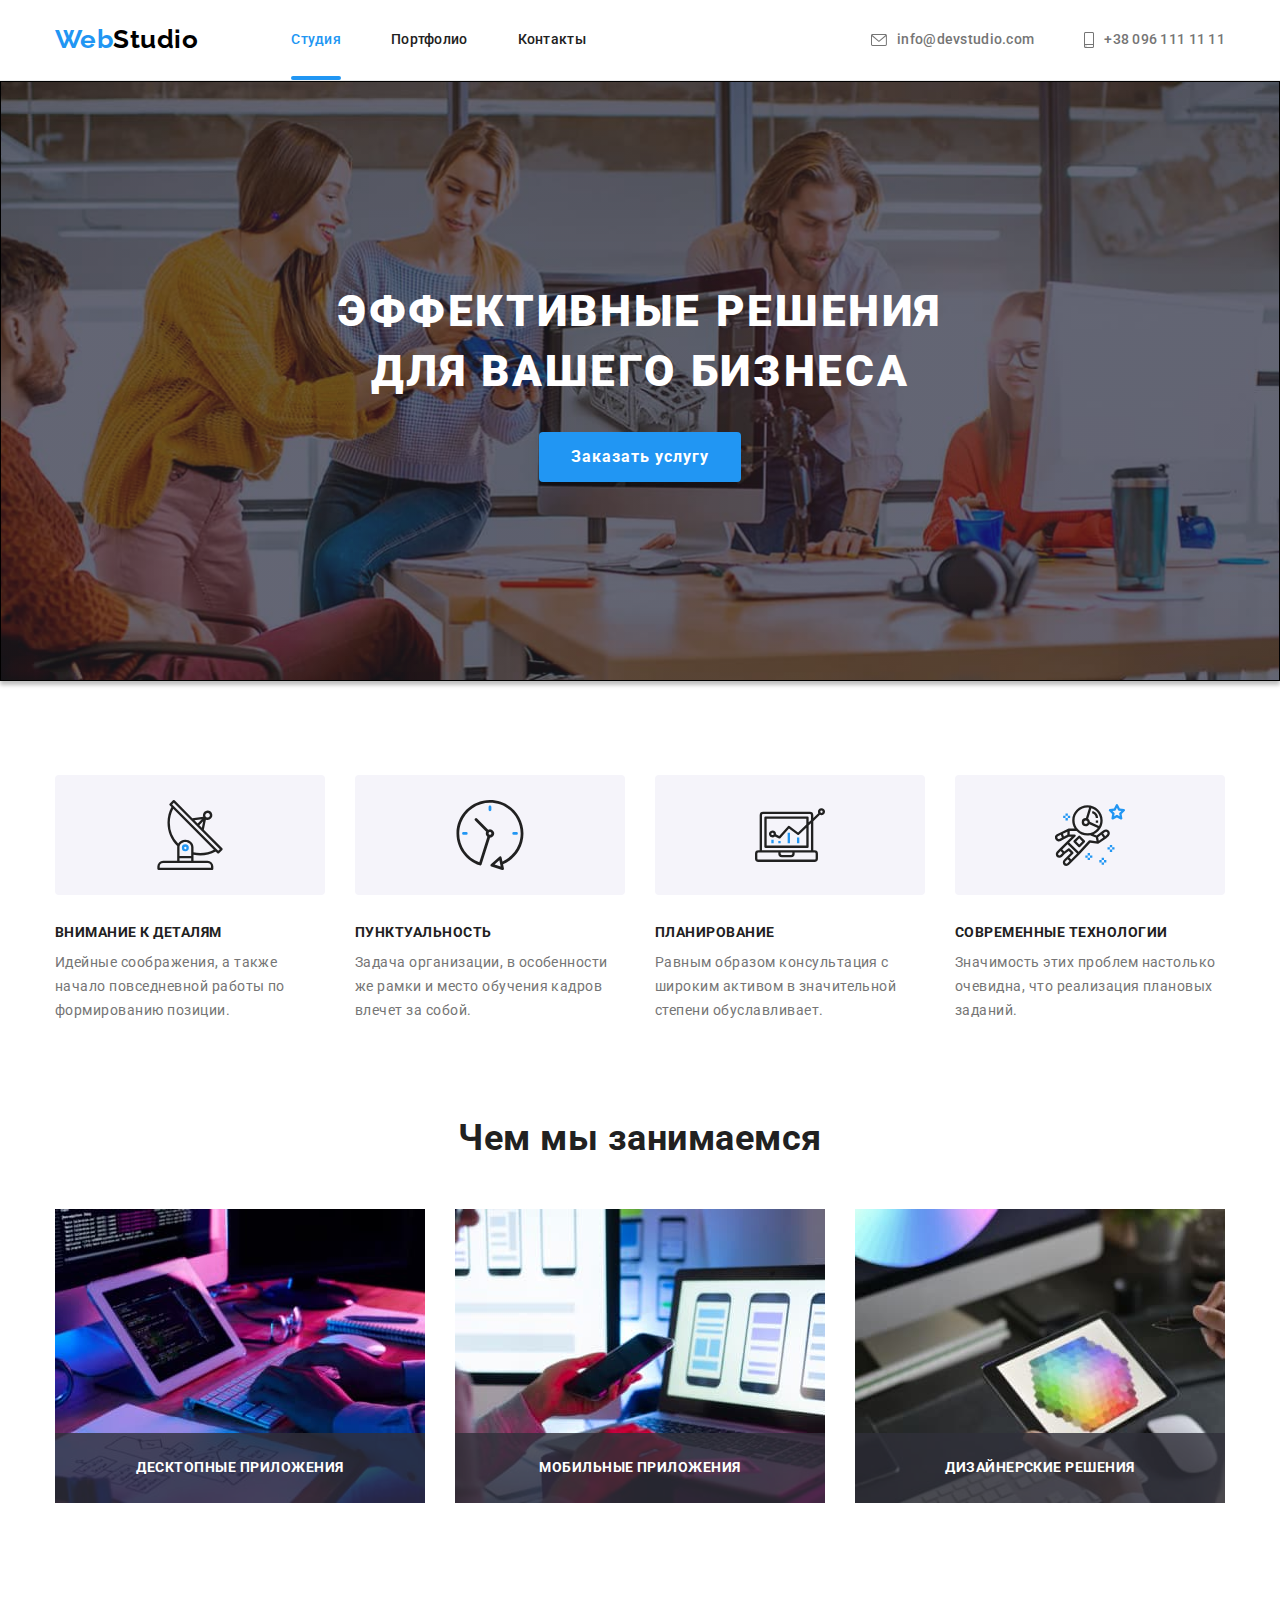
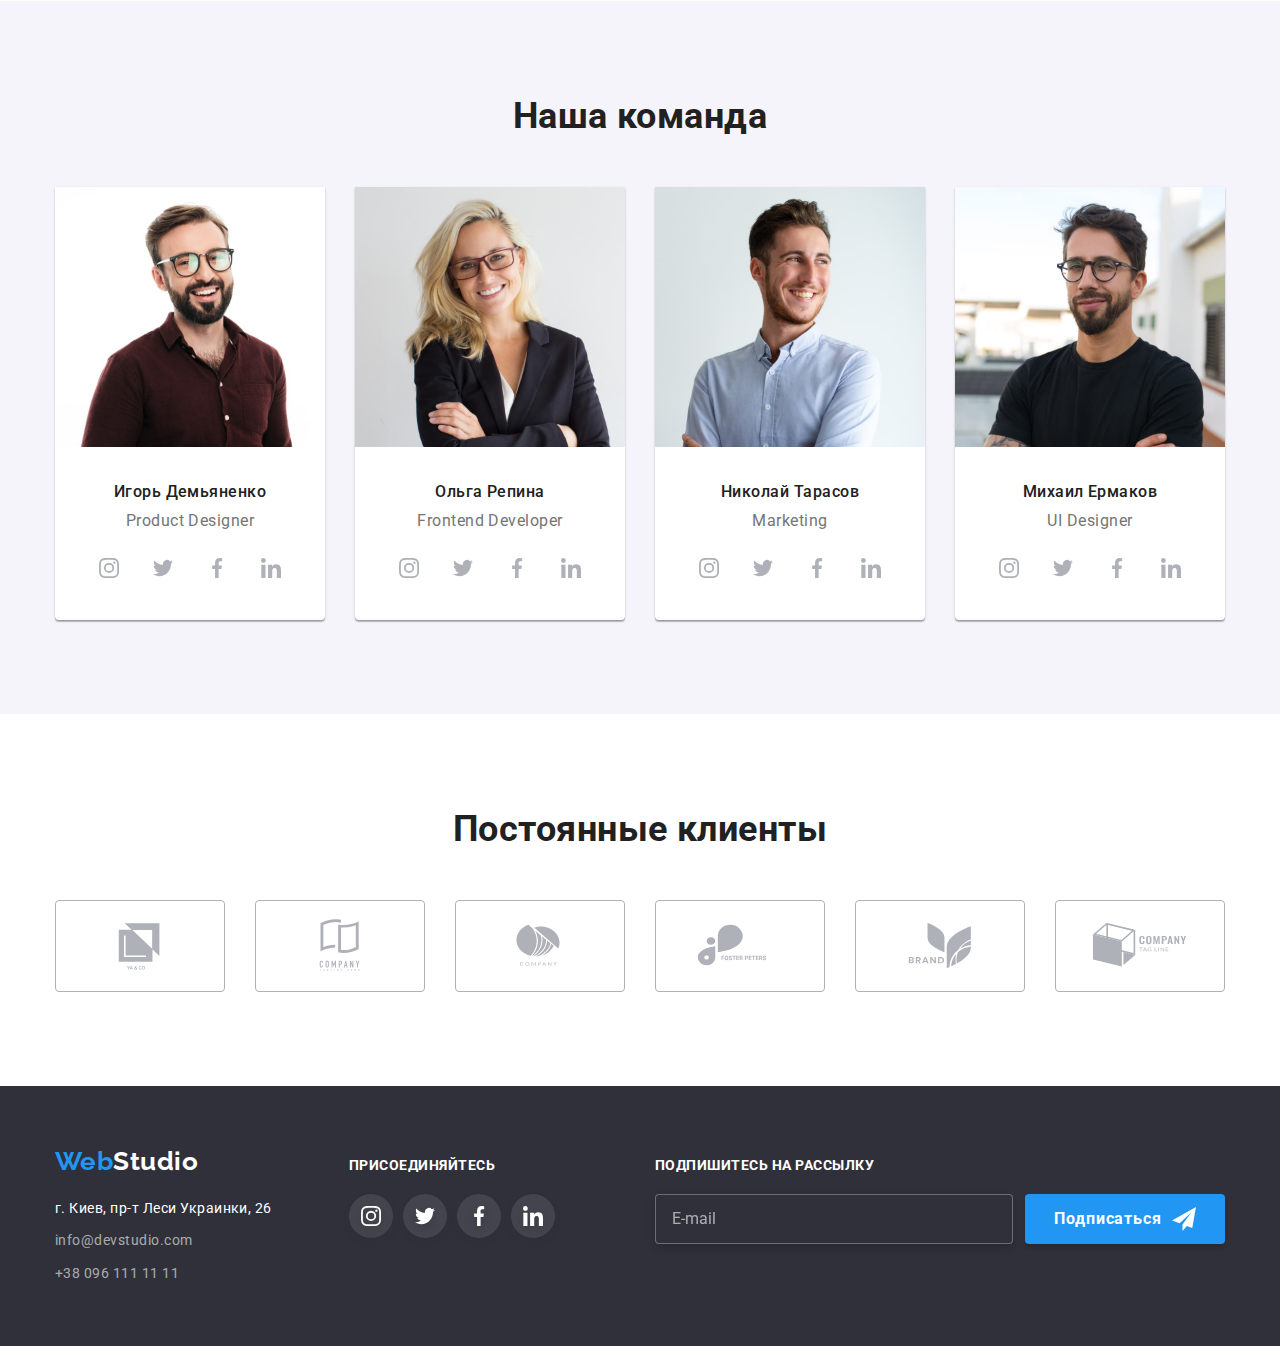
<file: index.html>
<!DOCTYPE html>
<html lang="ru">
  <head>
    <meta charset="UTF-8" />
    <meta http-equiv="X-UA-Compatible" content="IE=edge" />
    <meta name="viewport" content="width=device-width, initial-scale=1.0" />
    <title>Студия</title>
    <link
      href="https://fonts.googleapis.com/css2?family=Raleway:wght@700&family=Roboto:wght@400;500;700;900&display=swap"
      rel="stylesheet"
    />
    <link
      rel="stylesheet"
      href="https://cdnjs.cloudflare.com/ajax/libs/modern-normalize/1.1.0/modern-normalize.min.css"
    />
    <link rel="stylesheet" href="./css/styles.css" />
  </head>
  <body>
    <!--Шапка сайту-->
    <header class="page-header">
      <div class="container container-header">
        <nav class="main-nav">
          <a href="./index.html" class="logo-header"
            ><span class="logo-web">Web</span>Studio</a
          >
          <ul class="site-nav list">
            <li class="item">
              <a href="./index.html" class="link current">Студия</a>
            </li>
            <li class="item">
              <a href="./portfolio.html" class="link">Портфолио</a>
            </li>
            <li class="item"><a href="" class="link">Контакты</a></li>
          </ul>
        </nav>

        <ul class="contacts-header list">
          <li class="item">
            <a href="mailto:info@devstudio.com" class="mail">
              <svg class="icon">
                <use href="./images/icons.svg#icon-envelope"></use>
              </svg>
              info@devstudio.com</a
            >
          </li>
          <li class="item">
            <a href="tel:+380961111111" class="tel">
              <svg class="icon">
                <use href="./images/icons.svg#icon-smartphone"></use>
              </svg>
              +38 096 111 11 11</a
            >
          </li>
        </ul>
      </div>
    </header>
    <!--Main-->
    <main>
      <!--Герой-->
      <section class="hero">
        <h1 class="hero-title">Эффективные решения <br />для вашего бизнеса</h1>
        <button type="button" class="button" data-modal-open>
          Заказать услугу
        </button>
      </section>

      <!--Особливості компанії -->
      <section class="section">
        <div class="container">
          <!--Прихований заголовок-->
          <h2 class="visually-hidden">Наши особенности</h2>
          <ul class="features list">
            <li class="item">
              <div class="feature-icon-wrap">
                <svg class="feature-icon">
                  <use href="./images/icons.svg#icon-antenna"></use>
                </svg>
              </div>
              <h3 class="title">Внимание к деталям</h3>
              <p class="text">
                Идейные соображения, а также начало повседневной работы по
                формированию позиции.
              </p>
            </li>
            <li class="item">
              <div class="feature-icon-wrap">
                <svg class="feature-icon">
                  <use href="./images/icons.svg#icon-clock"></use>
                </svg>
              </div>
              <h3 class="title">Пунктуальность</h3>
              <p class="text">
                Задача организации, в особенности же рамки и место обучения
                кадров влечет за собой.
              </p>
            </li>
            <li class="item">
              <div class="feature-icon-wrap">
                <svg class="feature-icon">
                  <use href="./images/icons.svg#icon-diagram"></use>
                </svg>
              </div>
              <h3 class="title">Планирование</h3>
              <p class="text">
                Равным образом консультация с широким активом в значительной
                степени обуславливает.
              </p>
            </li>
            <li class="item">
              <div class="feature-icon-wrap">
                <svg class="feature-icon">
                  <use href="./images/icons.svg#icon-astronaut"></use>
                </svg>
              </div>
              <h3 class="title">Современные технологии</h3>
              <p class="text">
                Значимость этих проблем настолько очевидна, что реализация
                плановых заданий.
              </p>
            </li>
          </ul>
        </div>
      </section>

      <!--Чим займається компанія-->
      <section class="section no-padding-top">
        <div class="container">
          <h2 class="section-title">Чем мы занимаемся</h2>
          <ul class="activities-list list">
            <li class="item">
              <img
                src="./images/box1.jpg"
                alt="Разработчик пишет код на компьютере"
                width="370"
              />
              <span class="caption">Десктопные приложения</span>
            </li>
            <li class="item">
              <img
                src="./images/box2.jpg"
                alt="Разработчик пишет код для мобильных приложений"
                width="370"
              />
              <span class="caption">Мобильные приложения</span>
            </li>
            <li class="item">
              <img
                src="./images/box3.jpg"
                alt="Дизайнер рисует на планшете"
                width="370"
              />
              <span class="caption">Дизайнерские решения</span>
            </li>
          </ul>
        </div>
      </section>

      <!--Наша команда-->
      <section class="section our-team">
        <div class="container">
          <h2 class="section-title">Наша команда</h2>
          <ul class="team-list list">
            <li class="item">
              <img
                src="./images/igor.jpg"
                alt="Мужчина-шатен с бородой, в очках, в бордовой рубашке"
                width="270"
              />
              <h3 class="title">Игорь Демьяненко</h3>
              <p class="text" lang="en">Product Designer</p>
              <ul class="team-social-list list">
                <li class="item">
                  <a href="" class="instagram-link">
                    <svg class="instagram-icon">
                      <use href="./images/icons.svg#icon-instagram"></use>
                    </svg>
                  </a>
                </li>
                <li class="item">
                  <a href="" class="twitter-link">
                    <svg class="twitter-icon">
                      <use href="./images/icons.svg#icon-twitter"></use>
                    </svg>
                  </a>
                </li>
                <li class="item">
                  <a href="" class="facebook-link">
                    <svg class="facebook-icon">
                      <use href="./images/icons.svg#icon-facebook"></use>
                    </svg>
                  </a>
                </li>
                <li class="item">
                  <a href="" class="linkedin-link">
                    <svg class="linkedin-icon">
                      <use href="./images/icons.svg#icon-linkedin"></use>
                    </svg>
                  </a>
                </li>
              </ul>
            </li>
            <li class="item">
              <img
                src="./images/olga.jpg"
                alt="Женщина-блондинка в очках, в черном пиджаке"
                width="270"
              />
              <h3 class="title">Ольга Репина</h3>
              <p class="text" lang="en">Frontend Developer</p>
              <ul class="team-social-list list">
                <li class="item">
                  <a href="" class="instagram-link">
                    <svg class="instagram-icon">
                      <use href="./images/icons.svg#icon-instagram"></use>
                    </svg>
                  </a>
                </li>
                <li class="item">
                  <a href="" class="twitter-link">
                    <svg class="twitter-icon">
                      <use href="./images/icons.svg#icon-twitter"></use>
                    </svg>
                  </a>
                </li>
                <li class="item">
                  <a href="" class="facebook-link">
                    <svg class="facebook-icon">
                      <use href="./images/icons.svg#icon-facebook"></use>
                    </svg>
                  </a>
                </li>
                <li class="item">
                  <a href="" class="linkedin-link">
                    <svg class="linkedin-icon">
                      <use href="./images/icons.svg#icon-linkedin"></use>
                    </svg>
                  </a>
                </li>
              </ul>
            </li>
            <li class="item">
              <img
                src="./images/nikolai.jpg"
                alt="Мужчина-шатен с бородой, в голубой рубашке"
                width="270"
              />
              <h3 class="title">Николай Тарасов</h3>
              <p class="text" lang="en">Marketing</p>
              <ul class="team-social-list list">
                <li class="item">
                  <a href="" class="instagram-link">
                    <svg class="instagram-icon">
                      <use href="./images/icons.svg#icon-instagram"></use>
                    </svg>
                  </a>
                </li>
                <li class="item">
                  <a href="" class="twitter-link">
                    <svg class="twitter-icon">
                      <use href="./images/icons.svg#icon-twitter"></use>
                    </svg>
                  </a>
                </li>
                <li class="item">
                  <a href="" class="facebook-link">
                    <svg class="facebook-icon">
                      <use href="./images/icons.svg#icon-facebook"></use>
                    </svg>
                  </a>
                </li>
                <li class="item">
                  <a href="" class="linkedin-link">
                    <svg class="linkedin-icon">
                      <use href="./images/icons.svg#icon-linkedin"></use>
                    </svg>
                  </a>
                </li>
              </ul>
            </li>
            <li class="item">
              <img
                src="./images/michael.jpg"
                alt="Мужчина-шатен с бородой, в очках, в черной футболке"
                width="270"
              />
              <h3 class="title">Михаил Ермаков</h3>
              <p class="text" lang="en">UI Designer</p>
              <ul class="team-social-list list">
                <li class="item">
                  <a href="" class="instagram-link">
                    <svg class="instagram-icon">
                      <use href="./images/icons.svg#icon-instagram"></use>
                    </svg>
                  </a>
                </li>
                <li class="item">
                  <a href="" class="twitter-link">
                    <svg class="twitter-icon">
                      <use href="./images/icons.svg#icon-twitter"></use>
                    </svg>
                  </a>
                </li>
                <li class="item">
                  <a href="" class="facebook-link">
                    <svg class="facebook-icon">
                      <use href="./images/icons.svg#icon-facebook"></use>
                    </svg>
                  </a>
                </li>
                <li class="item">
                  <a href="" class="linkedin-link">
                    <svg class="linkedin-icon">
                      <use href="./images/icons.svg#icon-linkedin"></use>
                    </svg>
                  </a>
                </li>
              </ul>
            </li>
          </ul>
        </div>
      </section>

      <!-- Постійні клієнти -->
      <section class="section">
        <div class="container">
          <h2 class="section-title">Постоянные клиенты</h2>
          <ul class="client-list list">
            <li class="client">
              <a href="" class="client-link">
                <svg class="client-icon">
                  <use href="./images/icons.svg#icon-client-1"></use>
                </svg>
              </a>
            </li>
            <li class="client">
              <a href="" class="client-link">
                <svg class="client-icon">
                  <use href="./images/icons.svg#icon-client-2"></use>
                </svg>
              </a>
            </li>
            <li class="client">
              <a href="" class="client-link">
                <svg class="client-icon">
                  <use href="./images/icons.svg#icon-client-3"></use>
                </svg>
              </a>
            </li>
            <li class="client">
              <a href="" class="client-link">
                <svg class="client-icon">
                  <use href="./images/icons.svg#icon-client-4"></use>
                </svg>
              </a>
            </li>
            <li class="client">
              <a href="" class="client-link">
                <svg class="client-icon">
                  <use href="./images/icons.svg#icon-client-5"></use>
                </svg>
              </a>
            </li>
            <li class="client">
              <a href="" class="client-link">
                <svg class="client-icon">
                  <use href="./images/icons.svg#icon-client-6"></use>
                </svg>
              </a>
            </li>
          </ul>
        </div>
      </section>
    </main>
    <!--Footer-->
    <footer class="footer">
      <div class="container container-footer">
        <div class="footer-wrap-address">
          <a href="./index.html" class="logo-footer"
            ><span class="logo-web">Web</span>Studio</a
          >

          <address class="address">г. Киев, пр-т Леси Украинки, 26</address>

          <ul class="contacts-footer list">
            <li>
              <a href="mailto:info@devstudio.com" class="mail"
                >info@devstudio.com</a
              >
            </li>
            <li>
              <a href="tel:+380961111111" class="tel">+38 096 111 11 11</a>
            </li>
          </ul>
        </div>

        <!-- Join Us -->

        <div class="footer-wrap-socials">
          <b class="call-to-action">Присоединяйтесь</b>
          <ul class="footer-social-list list">
            <li class="item">
              <a href="" class="instagram-link">
                <svg class="instagram-icon">
                  <use href="./images/icons.svg#icon-instagram"></use>
                </svg>
              </a>
            </li>
            <li class="item">
              <a href="" class="twitter-link">
                <svg class="twitter-icon">
                  <use href="./images/icons.svg#icon-twitter"></use>
                </svg>
              </a>
            </li>
            <li class="item">
              <a href="" class="facebook-link">
                <svg class="facebook-icon">
                  <use href="./images/icons.svg#icon-facebook"></use>
                </svg>
              </a>
            </li>
            <li class="item">
              <a href="" class="linkedin-link">
                <svg class="linkedin-icon">
                  <use href="./images/icons.svg#icon-linkedin"></use>
                </svg>
              </a>
            </li>
          </ul>
        </div>

        <!-- Subscribe To -->

        <div class="footer-wrap-form">
          <b class="call-to-action">Подпишитесь на рассылку</b>
          <form class="footer-form">
            <div class="form-field">
              <label class="form-label">
                <span class="visually-hidden">E-mail</span>
                <input type="email" name="mail" placeholder="E-mail" />
              </label>
            </div>

            <button type="submit" class="submit-button">
              Подписаться
              <svg class="icon-send">
                <use href="./images/icons.svg#icon-send"></use>
              </svg>
            </button>
          </form>
        </div>
      </div>
    </footer>

    <!-- Modal -->
    <div class="backdrop is-hidden" data-modal>
      <div class="modal">
        <form class="form">
          <h2 class="form-title">Оставьте свои данные, мы вам перезвоним</h2>
          <div class="form-field">
            <label class="form-label" for="name">Имя</label>
            <div class="input-field">
              <input type="text" name="name" id="name" />
              <svg class="icon-person">
                <use href="./images/icons.svg#icon-person"></use>
              </svg>
            </div>
          </div>
          <div class="form-field">
            <label class="form-label" for="tel">Телефон</label>
            <div class="input-field">
              <input type="tel" name="tel" id="tel" />
              <svg class="icon-phone">
                <use href="./images/icons.svg#icon-phone"></use>
              </svg>
            </div>
          </div>
          <div class="form-field">
            <label class="form-label" for="mail">Почта</label>
            <div class="input-field">
              <input type="email" name="mail" id="mail" />
              <svg class="icon-email">
                <use href="./images/icons.svg#icon-email"></use>
              </svg>
            </div>
          </div>
          <div class="form-field comment-field">
            <label class="form-label comment-box" for="comment"
              >Комментарий</label
            >
            <textarea
              id="comment"
              name="comment"
              placeholder="Введите текст"
            ></textarea>
          </div>
          <div class="policy-field">
            <label class="policy-label">
              Соглашаюсь с рассылкой и принимаю
              <a href="" class="terms-link">Условия договора</a>
              <input type="checkbox" class="checkbox" name="policy" />
              <svg class="icon-checkbox">
                <use href="./images/icons.svg#icon-checkbox"></use>
              </svg>
              <svg class="icon-checkbox-checked">
                <use href="./images/icons.svg#icon-checkbox-checked"></use>
              </svg>
            </label>
          </div>
          <button type="submit" class="submit-button">Отправить</button>
        </form>

        <button type="button" class="close-button" data-modal-close>
          <svg class="close-icon">
            <use href="./images/icons.svg#icon-close"></use>
          </svg>
        </button>
      </div>
    </div>

    <script src="./js/modal.js"></script>
  </body>
</html>
</file>
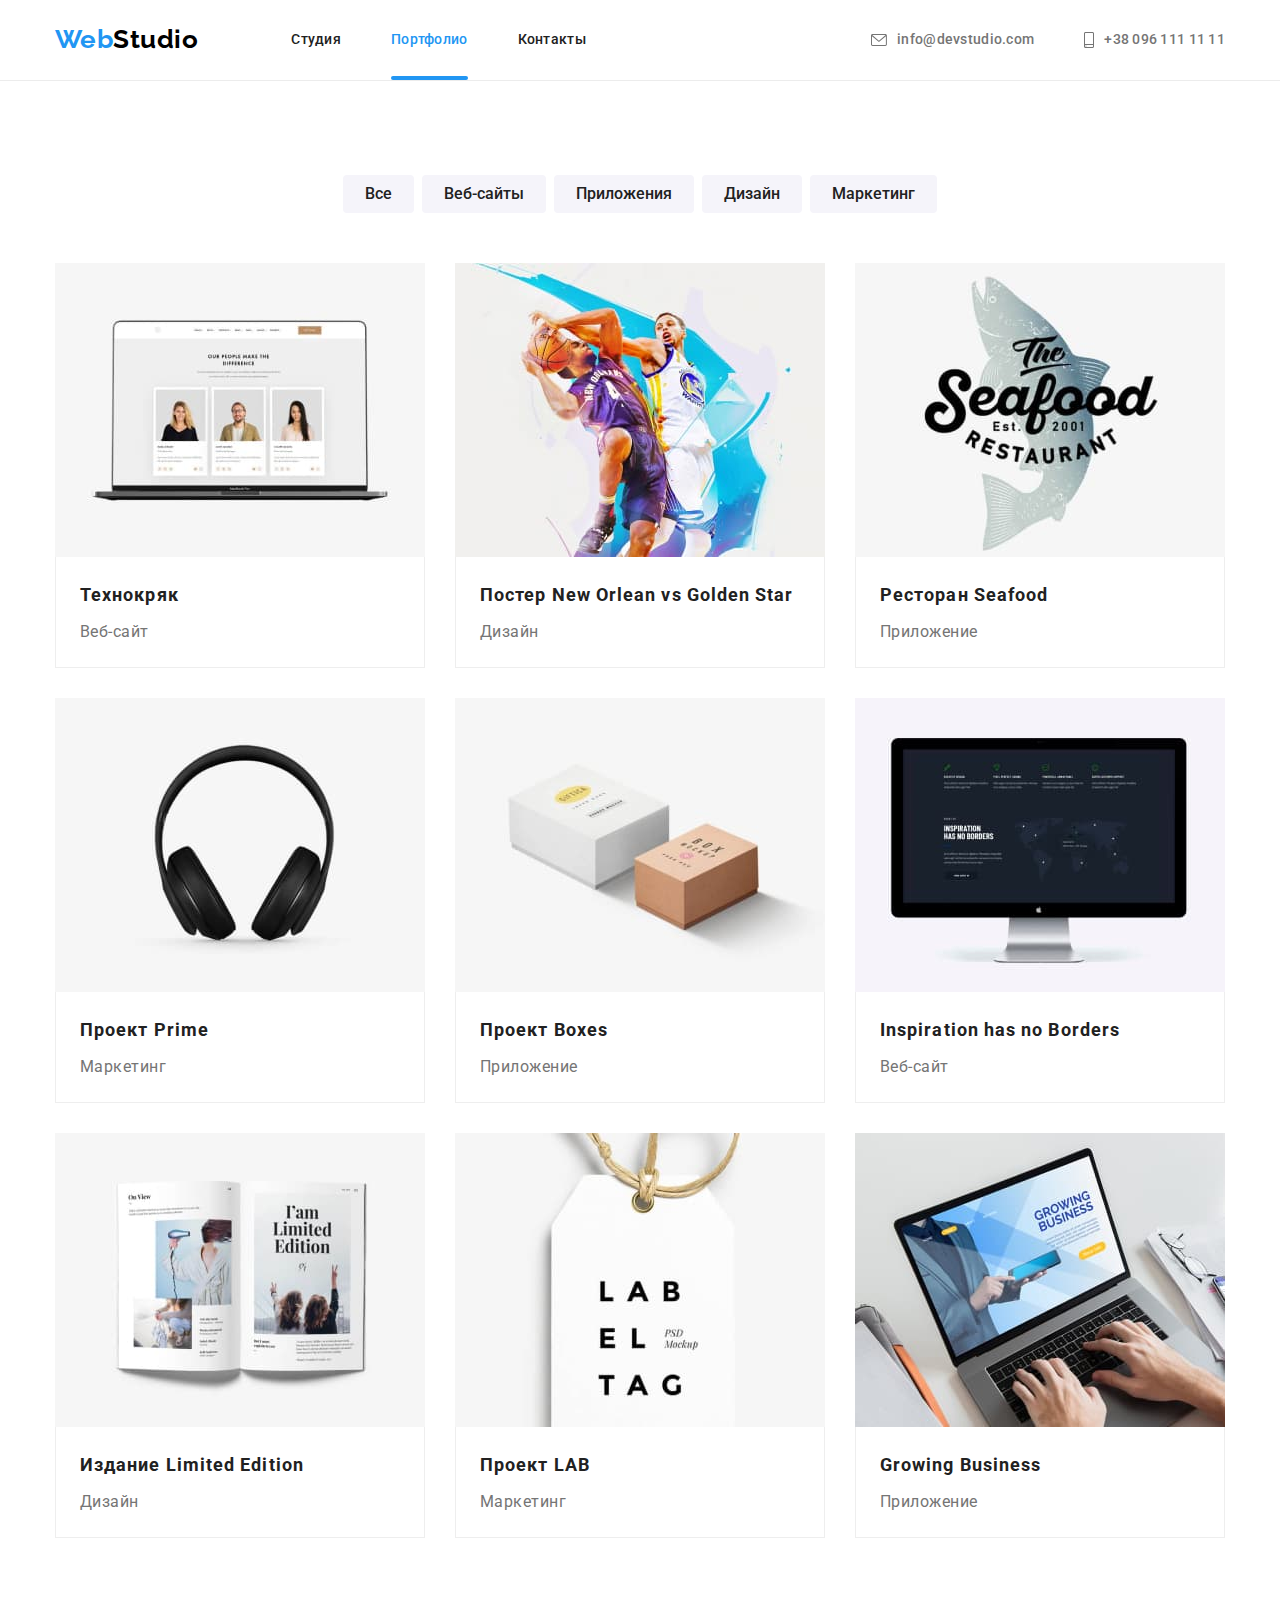
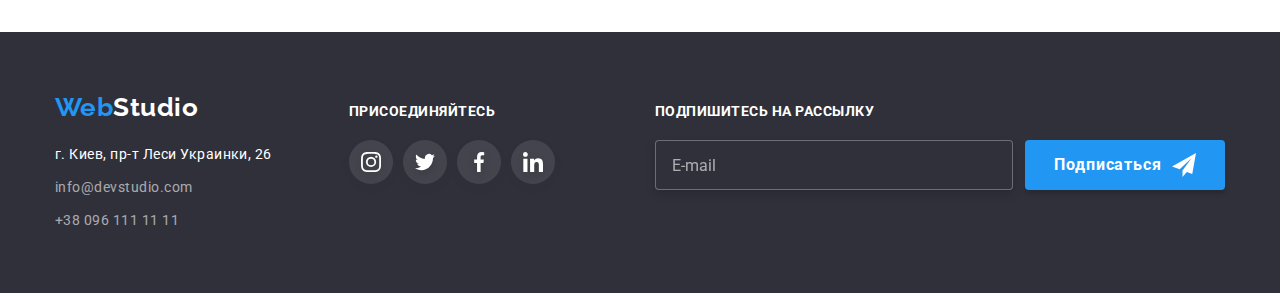
<file: portfolio.html>
<!DOCTYPE html>
<html lang="ru">
  <head>
    <meta charset="UTF-8" />
    <meta http-equiv="X-UA-Compatible" content="IE=edge" />
    <meta name="viewport" content="width=device-width, initial-scale=1.0" />
    <title>Портфолио</title>
    <link
      href="https://fonts.googleapis.com/css2?family=Raleway:wght@700&family=Roboto:wght@400;500;700;900&display=swap"
      rel="stylesheet"
    />
    <link
      rel="stylesheet"
      href="https://cdnjs.cloudflare.com/ajax/libs/modern-normalize/1.1.0/modern-normalize.min.css"
    />
    <link rel="stylesheet" href="./css/styles.css" />
  </head>
  <body>
    <!--Шапка сайту-->
    <header class="page-header">
      <div class="container container-header">
        <nav class="main-nav">
          <a href="./index.html" class="logo-header"
            ><span class="logo-web">Web</span>Studio</a
          >
          <ul class="site-nav list">
            <li class="item">
              <a href="./index.html" class="link">Студия</a>
            </li>
            <li class="item">
              <a href="./portfolio.html" class="link current">Портфолио</a>
            </li>
            <li class="item"><a href="" class="link">Контакты</a></li>
          </ul>
        </nav>

        <ul class="contacts-header list">
          <li class="item">
            <a href="mailto:info@devstudio.com" class="mail">
              <svg class="icon">
                <use href="./images/icons.svg#icon-envelope"></use>
              </svg>
              info@devstudio.com</a
            >
          </li>
          <li class="item">
            <a href="tel:+380961111111" class="tel">
              <svg class="icon">
                <use href="./images/icons.svg#icon-smartphone"></use>
              </svg>
              +38 096 111 11 11</a
            >
          </li>
        </ul>
      </div>
    </header>

    <!-- Main -->

    <main>
      <section class="portfolio">
        <div class="container">
          <!-- Прихований заголовок -->
          <h1 class="visually-hidden">Наши проекты</h1>
          <!-- Фільтри -->
          <ul class="filters list">
            <li class="item">
              <button type="button" class="button">Все</button>
            </li>
            <li class="item">
              <button type="button" class="button">Веб-сайты</button>
            </li>
            <li class="item">
              <button type="button" class="button">Приложения</button>
            </li>
            <li class="item">
              <button type="button" class="button">Дизайн</button>
            </li>
            <li class="item">
              <button type="button" class="button">Маркетинг</button>
            </li>
          </ul>

          <!-- Проекти -->
          <ul class="projects list">
            <li class="item">
              <a href="" class="link">
                <div class="thumb">
                  <img
                    class="card-img"
                    src="./images/technokriak.jpg"
                    alt="Ноутбук, на котором открыт веб-сайт"
                    width="370"
                  />
                  <div class="overlay">
                    <p class="description">
                      Ресурс предлагает комплексные предложения с разным уровнем
                      функционала и сервисов. Все это позволит посетителю
                      получить исчерпывающие сведения  о компании или частном
                      лице.
                    </p>
                  </div>
                </div>
                <div class="caption">
                  <h2 class="title">Технокряк</h2>
                  <p class="text">Веб-сайт</p>
                </div>
              </a>
            </li>
            <li class="item">
              <a href="" class="link">
                <div class="thumb">
                  <img
                    class="card-img"
                    src="./images/neworleanvs.jpg"
                    alt="Два баскетболиста"
                    width="370"
                  />
                  <div class="overlay">
                    <p class="description">
                      Ресурс предлагает комплексные предложения с разным уровнем
                      функционала и сервисов. Все это позволит посетителю
                      получить исчерпывающие сведения  о компании или частном
                      лице.
                    </p>
                  </div>
                </div>
                <div class="caption">
                  <h2 class="title">Постер New Orlean vs Golden Star</h2>
                  <p class="text">Дизайн</p>
                </div>
              </a>
            </li>
            <li class="item">
              <a href="" class="link">
                <div class="thumb">
                  <img
                    class="card-img"
                    src="./images/seafood.jpg"
                    alt="Ресторан"
                    width="370"
                  />
                  <div class="overlay">
                    <p class="description">
                      Ресурс предлагает комплексные предложения с разным уровнем
                      функционала и сервисов. Все это позволит посетителю
                      получить исчерпывающие сведения  о компании или частном
                      лице.
                    </p>
                  </div>
                </div>
                <div class="caption">
                  <h2 class="title">Ресторан Seafood</h2>
                  <p class="text">Приложение</p>
                </div>
              </a>
            </li>
            <li class="item">
              <a href="" class="link">
                <div class="thumb">
                  <img
                    class="card-img"
                    src="./images/prime.jpg"
                    alt="Беспроводные накладные наушники"
                    width="370"
                  />
                  <div class="overlay">
                    <p class="description">
                      Ресурс предлагает комплексные предложения с разным уровнем
                      функционала и сервисов. Все это позволит посетителю
                      получить исчерпывающие сведения  о компании или частном
                      лице.
                    </p>
                  </div>
                </div>
                <div class="caption">
                  <h2 class="title">Проект Prime</h2>
                  <p class="text">Маркетинг</p>
                </div>
              </a>
            </li>
            <li class="item">
              <a href="" class="link">
                <div class="thumb">
                  <img
                    class="card-img"
                    src="./images/boxes.jpg"
                    alt="Две коробки"
                    width="370"
                  />
                  <div class="overlay">
                    <p class="description">
                      Ресурс предлагает комплексные предложения с разным уровнем
                      функционала и сервисов. Все это позволит посетителю
                      получить исчерпывающие сведения  о компании или частном
                      лице.
                    </p>
                  </div>
                </div>
                <div class="caption">
                  <h2 class="title">Проект Boxes</h2>
                  <p class="text">Приложение</p>
                </div>
              </a>
            </li>
            <li class="item">
              <a href="" class="link">
                <div class="thumb">
                  <img
                    class="card-img"
                    src="./images/inspiration.jpg"
                    alt="Монитор компьютера, на котором открыт веб-сайт"
                    width="370"
                  />
                  <div class="overlay">
                    <p class="description">
                      Ресурс предлагает комплексные предложения с разным уровнем
                      функционала и сервисов. Все это позволит посетителю
                      получить исчерпывающие сведения  о компании или частном
                      лице.
                    </p>
                  </div>
                </div>
                <div class="caption">
                  <h2 class="title">Inspiration has no Borders</h2>
                  <p class="text">Веб-сайт</p>
                </div>
              </a>
            </li>
            <li class="item">
              <a href="" class="link">
                <div class="thumb">
                  <img
                    class="card-img"
                    src="./images/limited.jpg"
                    alt="Открытая книга"
                    width="370"
                  />
                  <div class="overlay">
                    <p class="description">
                      Ресурс предлагает комплексные предложения с разным уровнем
                      функционала и сервисов. Все это позволит посетителю
                      получить исчерпывающие сведения  о компании или частном
                      лице.
                    </p>
                  </div>
                </div>
                <div class="caption">
                  <h2 class="title">Издание Limited Edition</h2>
                  <p class="text">Дизайн</p>
                </div>
              </a>
            </li>
            <li class="item">
              <a href="" class="link">
                <div class="thumb">
                  <img
                    class="card-img"
                    src="./images/lab.jpg"
                    alt="Картонная бирка"
                    width="370"
                  />
                  <div class="overlay">
                    <p class="description">
                      Ресурс предлагает комплексные предложения с разным уровнем
                      функционала и сервисов. Все это позволит посетителю
                      получить исчерпывающие сведения  о компании или частном
                      лице.
                    </p>
                  </div>
                </div>
                <div class="caption">
                  <h2 class="title">Проект LAB</h2>
                  <p class="text">Маркетинг</p>
                </div>
              </a>
            </li>
            <li class="item">
              <a href="" class="link">
                <div class="thumb">
                  <img
                    class="card-img"
                    src="./images/growingbusiness.jpg"
                    alt="Ноутбук, на котором открыто приложение"
                    width="370"
                  />
                  <div class="overlay">
                    <p class="description">
                      Ресурс предлагает комплексные предложения с разным уровнем
                      функционала и сервисов. Все это позволит посетителю
                      получить исчерпывающие сведения  о компании или частном
                      лице.
                    </p>
                  </div>
                </div>
                <div class="caption">
                  <h2 class="title">Growing Business</h2>
                  <p class="text">Приложение</p>
                </div>
              </a>
            </li>
          </ul>
        </div>
      </section>
    </main>

    <!--Footer -->
    <footer class="footer">
      <div class="container container-footer">
        <div class="footer-wrap-address">
          <a href="./index.html" class="logo-footer"
            ><span class="logo-web">Web</span>Studio</a
          >

          <address class="address">г. Киев, пр-т Леси Украинки, 26</address>

          <ul class="contacts-footer list">
            <li>
              <a href="mailto:info@devstudio.com" class="mail"
                >info@devstudio.com</a
              >
            </li>
            <li>
              <a href="tel:+380961111111" class="tel">+38 096 111 11 11</a>
            </li>
          </ul>
        </div>

        <!-- Join Us -->
        <div class="footer-wrap-socials">
          <b class="call-to-action">Присоединяйтесь</b>
          <ul class="footer-social-list list">
            <li class="item">
              <a href="" class="instagram-link">
                <svg class="instagram-icon">
                  <use href="./images/icons.svg#icon-instagram"></use>
                </svg>
              </a>
            </li>
            <li class="item">
              <a href="" class="twitter-link">
                <svg class="twitter-icon">
                  <use href="./images/icons.svg#icon-twitter"></use>
                </svg>
              </a>
            </li>
            <li class="item">
              <a href="" class="facebook-link">
                <svg class="facebook-icon">
                  <use href="./images/icons.svg#icon-facebook"></use>
                </svg>
              </a>
            </li>
            <li class="item">
              <a href="" class="linkedin-link">
                <svg class="linkedin-icon">
                  <use href="./images/icons.svg#icon-linkedin"></use>
                </svg>
              </a>
            </li>
          </ul>
        </div>

        <!-- Subscribe To -->
        <div class="footer-wrap-form">
          <b class="call-to-action">Подпишитесь на рассылку</b>
          <form class="footer-form">
            <div class="form-field">
              <label class="form-label">
                <span class="visually-hidden">E-mail</span>
                <input type="email" name="mail" placeholder="E-mail" />
              </label>
            </div>

            <button type="submit" class="submit-button">
              Подписаться
              <svg class="icon-send">
                <use href="./images/icons.svg#icon-send"></use>
              </svg>
            </button>
          </form>
        </div>
      </div>
    </footer>
  </body>
</html>
</file>
<file: css/styles.css>
/* основний колір заголовків (окрім h1) - #212121 */
/* колір тексту - #757575 */
/* колір акценту - #2196F3 */
/* герой: h1, button - #FFFFFF */

:root {
  --primary-text-color: #757575;
  --title-text-color: #212121;
  --accent-color: #2196f3;
}

body {
  background-color: #ffffff;
  color: var(--primary-text-color);
  font-family: Roboto, sans-serif;
  letter-spacing: 0.03em;
}

/* Utility */

*:focus-visible {
  outline: none;
}

.list {
  list-style: none;
}

.container {
  width: 1200px;
  padding-left: 15px;
  padding-right: 15px;
  margin: 0 auto;

  /* outline:  2px solid red; */
}

.visually-hidden {
  position: absolute;
  width: 1px;
  height: 1px;
  margin: -1px;
  border: 0;
  padding: 0;

  white-space: nowrap;
  clip-path: inset(100%);
  clip: rect(0 0 0 0);
  overflow: hidden;
}

h1,
h2,
h3,
h4,
h5,
h6,
p,
ul {
  margin: 0;
  padding: 0;
}

/* Header */

.page-header {
  border-bottom: 1px solid #ececec;
}

.container-header {
  display: flex;
  align-items: center;
}

.main-nav {
  display: flex;
  align-items: center;
}

/* Logo */

.logo-header {
  display: block;
  padding-top: 24px;
  padding-bottom: 25px;
}

.logo-header,
.logo-footer {
  color: #000000;
  font-family: Raleway, sans-serif;
  font-weight: 700;
  font-size: 26px;
  line-height: 1.19;
  text-decoration: none;
}

.logo-web {
  color: var(--accent-color);
  font-family: Raleway, sans-serif;
  font-weight: 700;
  font-size: 26px;
  line-height: 1.19;
  text-decoration: none;
}

/* Site navigation */

.site-nav {
  display: flex;
  margin-left: 93px;
}

.site-nav .item {
  /* outline: 1px solid red; */
  /* margin-right: 50px; */
}

/* .site-nav .item:not(:last-child) {
  margin-right: 50px;
} */

.site-nav .item + .item {
  margin-left: 50px;
}

.site-nav .link {
  position: relative;

  display: block;
  padding-top: 32px;
  padding-bottom: 32px;

  color: var(--title-text-color);
  font-weight: 500;
  font-size: 14px;
  line-height: 1.14;
  letter-spacing: 0.02em;
  text-decoration: none;

  transition: color 250ms cubic-bezier(0.4, 0, 0.2, 1);
}

.site-nav .link.current::after {
  content: "";

  position: absolute;
  left: 0;
  bottom: 0;
  margin: 0;
  padding: 0;

  display: block;
  width: 100%;
  height: 4px;

  background-color: var(--accent-color);

  /* box-shadow: 0px 4px 4px rgba(0, 0, 0, 0.25); */
  border-radius: 2px;
}

.site-nav .link:hover,
.site-nav .link:focus {
  color: var(--accent-color);
}

.site-nav .link.current {
  color: var(--accent-color);
}

/* Contacts */

.contacts-header {
  display: flex;
  margin-left: auto;
}

.contacts-header .item + .item {
  margin-left: 50px;
}

.contacts-header .mail,
.contacts-header .tel {
  display: flex;
  align-items: center;
  padding-top: 32px;
  /* padding-right: 15px; */
  padding-bottom: 32px;
  /* padding-left: 15px; */

  color: var(--primary-text-color);
  font-weight: 500;
  font-size: 14px;
  line-height: 1.14;
  letter-spacing: 0.02em;
  text-decoration: none;

  transition: color 250ms cubic-bezier(0.4, 0, 0.2, 1);
}

.contacts-header .mail:hover,
.contacts-header .mail:focus {
  color: var(--accent-color);
}

.contacts-header .tel:hover,
.contacts-header .tel:focus {
  color: var(--accent-color);
}

.mail .icon {
  width: 16px;
  height: 12px;
  margin-right: 10px;

  fill: currentColor;
}

.tel .icon {
  width: 10px;
  height: 16px;
  margin-right: 10px;

  fill: currentColor;
}

.mail:hover .icon,
.mail:focus .icon {
  fill: currentColor;
}

.tel:hover .icon,
.tel:focus .icon {
  fill: currentColor;
}
/* Main */

/* Hero */

.hero {
  max-width: 1600px;
  height: 600px;
  padding-top: 200px;
  padding-bottom: 200px;
  margin-left: auto;
  margin-right: auto;

  text-align: center;

  background-color: #2f303a;
  background-image: linear-gradient(
      to right,
      rgba(47, 48, 58, 0.4),
      rgba(47, 48, 58, 0.4)
    ),
    url("../images/hero-img.jpg");
  background-repeat: no-repeat;
  background-position: 50% 50%;
  background-size: cover;

  border: 1px solid #000000;
  box-shadow: 0px 4px 4px rgba(0, 0, 0, 0.25);
}

.hero .hero-title {
  margin-bottom: 30px;

  color: #ffffff;
  font-weight: 900;
  font-size: 44px;
  line-height: 1.36;
  text-align: center;
  letter-spacing: 0.06em;
  text-transform: uppercase;
}

.hero .button {
  display: inline-block;
  border: 0;
  border-radius: 4px;
  padding: 10px 32px;
  box-shadow: 0px 4px 4px rgba(0, 0, 0, 0.15);
  cursor: pointer;

  background-color: var(--accent-color);
  color: #ffffff;
  font-family: inherit;
  font-weight: 700;
  font-size: 16px;
  line-height: 1.88;
  text-align: center;
  letter-spacing: 0.06em;
  text-decoration: none;
}

/* Sections */

.section {
  padding-top: 94px;
  padding-bottom: 94px;
}

.section.no-padding-top {
  padding-top: 0;
}

.section-title {
  margin-bottom: 50px;

  color: var(--title-text-color);
  font-weight: 700;
  font-size: 36px;
  line-height: 42px;
  text-align: center;
}

/* Features */

.features {
  display: flex;
}

.features > .item {
  display: flex;
  flex-direction: column;
  width: calc((100% - 90px) / 4);
  margin-right: 30px;
}

.features > .item:nth-child(4n) {
  margin-right: 0;
}

.feature-icon-wrap {
  display: flex;
  justify-content: center;
  align-items: center;
  width: 100%;
  height: 120px;
  /* padding-top: 25px;
  padding-bottom: 25px; */
  margin-bottom: 30px;
  border-radius: 4px;

  text-align: center;
  background-color: #f5f4fa;

  /* filter: drop-shadow(0px 4px 4px rgba(0, 0, 0, 0.25)); */
}

.feature-icon {
  width: 70px;
  height: 70px;
}

.features .title {
  margin-bottom: 10px;

  color: var(--title-text-color);
  font-weight: 700;
  font-size: 14px;
  line-height: 1.14;
  text-transform: uppercase;
}

.features .text {
  font-size: 14px;
  line-height: 1.71;
}

/* Activities */

.activities-list {
  display: flex;
}

.activities-list > .item {
  position: relative;

  width: calc((100% - 60px) / 3);
  margin-right: 30px;
}

.activities-list > .item:nth-child(3n) {
  margin-right: 0;
}

.activities-list .caption {
  position: absolute;
  top: 224px;
  left: 0;

  display: flex;
  justify-content: center;
  align-items: center;
  width: 100%;
  height: 70px;

  color: #ffffff;
  font-weight: 700;
  font-size: 14px;
  line-height: 1.14;
  text-transform: uppercase;
  /* text-align: center; */

  background: rgba(47, 48, 58, 0.8);
}

/* Team */

.our-team {
  background-color: #f5f4fa;
}
.team-list {
  display: flex;
}

.team-list > .item {
  width: calc((100% - 90px) / 4);
  margin-right: 30px;
  padding-bottom: 30px;

  background: #ffffff;
  box-shadow: 0px 1px 3px rgba(0, 0, 0, 0.12), 0px 1px 1px rgba(0, 0, 0, 0.14),
    0px 2px 1px rgba(0, 0, 0, 0.2);
  border-radius: 0px 0px 4px 4px;
}

.team-list > .item:nth-child(4n) {
  margin-right: 0;
}

.team-list .title {
  margin-top: 30px;
  margin-bottom: 10px;
  color: var(--title-text-color);
  font-weight: 500;
  font-size: 16px;
  line-height: 1.19;
  text-align: center;
}

.team-list .text {
  margin-bottom: 16px;

  font-size: 16px;
  line-height: 1.19;
  text-align: center;
}

.team-social-list {
  width: 206px;
  display: flex;
  margin-left: auto;
  margin-right: auto;
}

.team-social-list > .item + .item {
  margin-left: 10px;
}

.team-social-list .instagram-link,
.team-social-list .twitter-link,
.team-social-list .facebook-link,
.team-social-list .linkedin-link {
  display: inline-flex;
  padding: 12px;
  border-radius: 50%;

  color: #afb1b8;

  transition: box-shadow 250ms cubic-bezier(0.4, 0, 0.2, 1),
    background-color 250ms cubic-bezier(0.4, 0, 0.2, 1),
    color 250ms cubic-bezier(0.4, 0, 0.2, 1);
}

.team-social-list .instagram-icon,
.team-social-list .twitter-icon,
.team-social-list .facebook-icon,
.team-social-list .linkedin-icon {
  width: 20px;
  height: 20px;

  fill: currentColor;
}

.team-social-list .instagram-link:hover,
.team-social-list .twitter-link:hover,
.team-social-list .facebook-link:hover,
.team-social-list .linkedin-link:hover,
.team-social-list .instagram-link:focus,
.team-social-list .twitter-link:focus,
.team-social-list .facebook-link:focus,
.team-social-list .linkedin-link:focus {
  border-radius: 50%;
  color: #ffffff;

  background-color: var(--accent-color);
  box-shadow: 0px 4px 4px rgba(0, 0, 0, 0.25);
}

.team-social-list .instagram-link:hover .instagram-icon,
.team-social-list .twitter-link:hover .twitter-icon,
.team-social-list .facebook-link:hover .facebook-icon,
.team-social-list .linkedin-link:hover .linkedin-icon,
.team-social-list .instagram-link:focus .instagram-icon,
.team-social-list .twitter-link:focus .twitter-icon,
.team-social-list .facebook-link:focus .facebook-icon,
.team-social-list .linkedin-link:focus .linkedin-icon {
  fill: currentColor;
}

/* Clients */

.client-list {
  display: flex;
  width: 100%;
}

.client-list .client {
  display: flex;
  width: calc((100% - 150px) / 6);
  height: 92px;
}

.client-list .client + .client {
  margin-left: 30px;
}

.client-list .client-link {
  display: flex;
  justify-content: center;
  align-items: center;
  /* width: calc((100% - 150px) / 6); */
  width: 100%;
  height: 100%;

  border: 1px solid #afb1b8;
  border-radius: 4px;
  color: #afb1b8;

  transition: border-color 250ms cubic-bezier(0.4, 0, 0.2, 1),
    color 250ms cubic-bezier(0.4, 0, 0.2, 1);
}

.client-list .client-link:hover,
.client-list .client-link:focus {
  border-color: var(--accent-color);
  color: var(--accent-color);
}

.client-list .client-icon {
  width: 106px;
  height: 60px;

  fill: currentColor;
}

.client-list .client-link:hover .client-icon,
.client-list .client-link:focus .client-icon {
  fill: currentColor;
}

/* Footer */

.footer {
  padding-top: 60px;
  padding-bottom: 60px;

  background-color: #2f303a;
}

.container-footer {
  display: flex;
  align-items: baseline;
  justify-content: space-between;
}

.footer-wrap-address {
  margin-right: 70px;
}

/* .container-footer {
  padding-top: 60px;
  padding-bottom: 60px;
} */

/* Logo */

.logo-footer {
  display: block;
  margin-bottom: 20px;

  color: #ffffff;
}

/* Address */

.address {
  margin-bottom: 9px;

  color: #ffffff;
  font-style: normal;
  font-size: 14px;
  line-height: 1.71;
}

/* Contacts */

.contacts-footer .mail,
.contacts-footer .tel {
  display: block;

  color: rgba(255, 255, 255, 60%);
  font-size: 14px;
  line-height: 1.71;
  text-decoration: none;

  transition: color 250ms cubic-bezier(0.4, 0, 0.2, 1);
}

.contacts-footer .mail {
  margin-bottom: 9px;
}

.contacts-footer .mail:hover,
.contacts-footer .mail:focus {
  color: var(--accent-color);
}

.contacts-footer .tel:hover,
.contacts-footer .tel:focus {
  color: var(--accent-color);
}

/* Join Us */

.call-to-action {
  display: block;
  margin-bottom: 20px;

  color: #ffffff;
  font-size: 14px;
  line-height: 1.14;
  text-transform: uppercase;
}

.footer-social-list {
  width: 206px;
  display: flex;
  /* margin-left: auto;
  margin-right: auto; */
}

.footer-social-list > .item + .item {
  margin-left: 10px;
}

.footer-social-list .instagram-link,
.footer-social-list .twitter-link,
.footer-social-list .facebook-link,
.footer-social-list .linkedin-link {
  display: inline-flex;
  padding: 12px;
  border-radius: 50%;

  background-color: rgba(255, 255, 255, 0.1);
  color: #ffffff;
  filter: drop-shadow(0px 4px 4px rgba(0, 0, 0, 0.25));

  transition: background-color 250ms cubic-bezier(0.4, 0, 0.2, 1),
    color 250ms cubic-bezier(0.4, 0, 0.2, 1),
    filter 250ms cubic-bezier(0.4, 0, 0.2, 1);
}

.footer-social-list .instagram-icon,
.footer-social-list .twitter-icon,
.footer-social-list .facebook-icon,
.footer-social-list .linkedin-icon {
  width: 20px;
  height: 20px;

  fill: currentColor;
}

.footer-social-list .instagram-link:hover,
.footer-social-list .twitter-link:hover,
.footer-social-list .facebook-link:hover,
.footer-social-list .linkedin-link:hover,
.footer-social-list .instagram-link:focus,
.footer-social-list .twitter-link:focus,
.footer-social-list .facebook-link:focus,
.footer-social-list .linkedin-link:focus {
  border-radius: 50%;

  background-color: var(--accent-color);
}

/* Subscribe To */

.footer-wrap-form {
  margin-left: 93px;
}

.footer-form {
  display: flex;
}

.footer-form .form-label input {
  width: 358px;
  height: 50px;
  padding: 15px 16px;

  border: 1px solid rgba(255, 255, 255, 0.3);
  filter: drop-shadow(0px 4px 4px rgba(0, 0, 0, 0.15));
  border-radius: 4px;

  background: #2f303a;
  color: rgba(255, 255, 255, 0.6);
}

.footer-form .form-label input::placeholder {
  line-height: 1.25;
  color: rgba(255, 255, 255, 0.6);
}

.footer-form .submit-button {
  display: flex;
  justify-content: center;
  align-items: center;
  width: 200px;
  height: 50px;
  margin-left: 12px;

  background-color: var(--accent-color);
  color: #fff;
  font-weight: 700;
  line-height: 1.88;
  letter-spacing: 0.06em;
  /* text-align: center; */

  box-shadow: 0px 4px 4px rgba(0, 0, 0, 0.15);
  border-radius: 4px;
  border-width: 0;

  cursor: pointer;

  transition: background-color 250ms cubic-bezier(0.4, 0, 0.2, 1);
}

.footer-form .submit-button:hover,
.footer-form .submit-button:focus {
  background-color: #188ce8;
}

.footer-form .submit-button .icon-send {
  width: 24px;
  height: 24px;
  margin-left: 10px;
}

/* Portfolio */

.portfolio {
  padding-top: 94px;
  padding-bottom: 94px;
}

.filters {
  display: flex;
  justify-content: center;
  margin-bottom: 50px;
}

.filters > .item + .item {
  margin-left: 8px;
}

.filters .button {
  padding: 6px 22px;
  border: 0;
  border-radius: 4px;

  background-color: #f5f4fa;
  color: var(--title-text-color);
  font-family: inherit;
  font-weight: 500;
  font-size: 16px;
  line-height: 1.63;
  text-align: center;

  cursor: pointer;

  transition: background-color 250ms cubic-bezier(0.4, 0, 0.2, 1),
    color 250ms cubic-bezier(0.4, 0, 0.2, 1),
    box-shadow 250ms cubic-bezier(0.4, 0, 0.2, 1);
}

.filters .button:hover,
.filters .button:focus {
  box-shadow: 0px 3px 1px rgba(0, 0, 0, 0.1), 0px 1px 2px rgba(0, 0, 0, 0.08),
    0px 2px 2px rgba(0, 0, 0, 0.12);

  background-color: var(--accent-color);
  color: #ffffff;
}

/* Projects */

.projects {
  display: flex;
  flex-wrap: wrap;
}

.projects > .item {
  width: calc((100% - 60px) / 3);
  margin-right: 30px;
  margin-bottom: 30px;
}

.projects > .item:nth-child(3n) {
  margin-right: 0;
}

.projects > .item:nth-last-child(-n + 3) {
  margin-bottom: 0;
}

.projects .link {
  display: block;
  text-decoration: none;

  transition: box-shadow 250ms cubic-bezier(0.4, 0, 0.2, 1);
}

.projects .link:hover,
.projects .link:focus {
  box-shadow: 0px 1px 1px rgba(0, 0, 0, 0.12), 0px 4px 4px rgba(0, 0, 0, 0.06),
    1px 4px 6px rgba(0, 0, 0, 0.16);
  cursor: pointer;
}

.projects .thumb {
  position: relative;
  width: 100%;

  overflow: hidden;
}

.projects .card-img {
  display: block;
}

.projects .overlay {
  position: absolute;
  top: 0;
  left: 0;

  width: 100%;
  height: 100%;

  background-color: rgba(33, 150, 243, 0.9);

  opacity: 0;

  transform: translateY(100%);
  transition: transform 250ms cubic-bezier(0.4, 0, 0.2, 1),
    background-color 250ms cubic-bezier(0.4, 0, 0.2, 1),
    color 250ms cubic-bezier(0.4, 0, 0.2, 1),
    opacity 250ms cubic-bezier(0.4, 0, 0.2, 1);
}

.projects .description {
  position: absolute;
  padding: 63px 24px;

  color: #fff;
  font-weight: 400;
  font-size: 18px;
  line-height: 1.56;
}

.projects .link:hover .overlay,
.projects .link:focus .overlay {
  transform: translateY(0);
  opacity: 1;
}

.projects .caption {
  padding: 20px 24px;
  border-right: 1px solid rgba(238, 238, 238, 1);
  border-bottom: 1px solid rgba(238, 238, 238, 1);
  border-left: 1px solid rgba(238, 238, 238, 1);
}

.projects .title {
  margin-bottom: 4px;

  color: var(--title-text-color);
  font-weight: 700;
  font-size: 18px;
  line-height: 2;
  letter-spacing: 0.06em;
}

.projects .text {
  color: var(--primary-text-color);
  font-size: 16px;
  line-height: 1.88;
}

/* Modal */

.backdrop {
  position: fixed;
  top: 0;
  left: 0;

  width: 100%;
  height: 100%;

  background-color: rgba(0, 0, 0, 0.2);
  opacity: 1;
  transition: opacity 250ms cubic-bezier(0.4, 0, 0.2, 1);
}

.backdrop.is-hidden {
  opacity: 0;
  pointer-events: none;
}

.backdrop.is-hidden .modal {
  transform: translate(-50%, -50%) scale(0.9);
}

.backdrop .modal {
  position: absolute;
  top: 50%;
  left: 50%;
  transform: translate(-50%, -50%) scale(1);

  width: 528px;
  /* height: 581px; */

  background-color: #ffffff;
  box-shadow: 0px 1px 3px rgba(0, 0, 0, 0.12), 0px 1px 1px rgba(0, 0, 0, 0.14),
    0px 2px 1px rgba(0, 0, 0, 0.2);
  border-radius: 4px;
  opacity: 1;

  transition: transform 250ms cubic-bezier(0.4, 0, 0.2, 1);
}

.modal .close-button {
  position: absolute;
  top: 8px;
  right: 8px;

  display: block;
  width: 30px;
  height: 30px;

  background-color: #ffffff;
  border-radius: 50%;
  border: 1px solid rgba(0, 0, 0, 0.1);
  cursor: pointer;
}
.modal .close-icon {
  width: 11px;
  height: 11px;

  fill: #000000;

  transition: fill 250ms cubic-bezier(0.4, 0, 0.2, 1);
}

.modal .close-button:hover .close-icon,
.modal .close-button:focus .close-icon {
  fill: var(--accent-color);
}

.modal .form {
  width: 448px;
  margin: 40px auto;
  display: flex;
  flex-direction: column;
}

.modal .form-title {
  margin-bottom: 12px;

  font-size: 20px;
  font-weight: 700;
  line-height: 1.15;
  color: var(--title-text-color);
  text-align: center;
}

.modal .form-field {
  display: flex;
  flex-direction: column;
  margin-bottom: 10px;

  color: var(--primary-text-color);
}

.modal .form-label {
  margin-bottom: 4px;

  font-size: 12px;
  line-height: 1.17;
  letter-spacing: 0.01em;
}

.modal .input-field {
  position: relative;
  display: block;
  color: var(--title-text-color);
}

.modal .input-field input {
  width: 100%;
  height: 40px;
  padding: 12px 42px;

  border: 1px solid rgba(33, 33, 33, 0.2);
  border-radius: 4px;

  transition: border 250ms cubic-bezier(0.4, 0, 0.2, 1);
}

.modal .form-field:focus-within input {
  border: 1px solid var(--accent-color);
}

.modal .input-field .icon-person {
  position: absolute;
  width: 18px;
  height: 18px;
  top: 50%;
  left: 12px;
  transform: translateY(-50%);

  fill: currentColor;

  transition: fill 250ms cubic-bezier(0.4, 0, 0.2, 1);
}

.modal .input-field .icon-phone {
  position: absolute;
  width: 18px;
  height: 18px;
  top: 50%;
  left: 12px;
  transform: translateY(-50%);

  fill: currentColor;

  transition: fill 250ms cubic-bezier(0.4, 0, 0.2, 1);
}

.modal .input-field .icon-email {
  position: absolute;
  width: 18px;
  height: 18px;
  top: 50%;
  left: 12px;
  transform: translateY(-50%);

  fill: currentColor;

  transition: fill 250ms cubic-bezier(0.4, 0, 0.2, 1);
}

.modal .form-field:focus-within .icon-person,
.modal .form-field:focus-within .icon-phone,
.modal .form-field:focus-within .icon-email {
  fill: var(--accent-color);
}

.modal .comment-field {
  margin-bottom: 20px;
}

.modal .form-field textarea {
  resize: none;
  padding: 12px 16px;
  min-height: 120px;

  border: 1px solid rgba(33, 33, 33, 0.2);
  border-radius: 4px;

  transition: border 250ms cubic-bezier(0.4, 0, 0.2, 1);
}

.modal .form-field:focus-within textarea {
  border: 1px solid var(--accent-color);
}

.modal .form-field textarea::placeholder {
  font-size: 14px;
  line-height: 1.14;
  letter-spacing: 0.01em;

  color: rgba(117, 117, 117, 0.5);
}

.modal .policy-field {
  display: flex;
  justify-content: center;
  align-items: center;
  margin-bottom: 30px;
  /* padding-left: 24px; */

  font-size: 14px;
  line-height: 1.71;
}

.modal .policy-label {
  position: relative;
  display: block;
  padding-left: 24px;
}

.modal .policy-label .checkbox {
  -webkit-appearance: none;
  -moz-appearance: none;
  appearance: none;
}

.modal .policy-label .terms-link {
  color: var(--accent-color);
}

.modal .policy-label .icon-checkbox {
  position: absolute;
  top: 50%;
  left: 0;
  transform: translateY(-50%);
  display: inline-block;
  width: 16px;
  height: 15px;

  transition: opacity 250ms cubic-bezier(0.4, 0, 0.2, 1);
}

.modal .policy-label .icon-checkbox-checked {
  position: absolute;
  top: 50%;
  left: 0;
  transform: translateY(-50%);
  display: inline-block;
  width: 16px;
  height: 15px;

  opacity: 0;

  transition: opacity 250ms cubic-bezier(0.4, 0, 0.2, 1);
}

.modal .checkbox:checked + .icon-checkbox {
  opacity: 0;
}

.modal .checkbox:checked ~ .icon-checkbox-checked {
  opacity: 1;
}

.modal .submit-button {
  width: 200px;
  height: 50px;

  align-self: center;

  background-color: var(--accent-color);
  box-shadow: 0px 4px 4px rgba(0, 0, 0, 0.15);
  border-width: 0;
  border-radius: 4px;

  color: #fff;
  font-weight: 700;
  line-height: 1.67;
  letter-spacing: 0.06em;
  text-align: center;
  cursor: pointer;

  transition: background-color 250ms cubic-bezier(0.4, 0, 0.2, 1);
}

.modal .submit-button:hover,
.modal .submit-button:focus {
  background-color: #188ce8;
}
</file>
